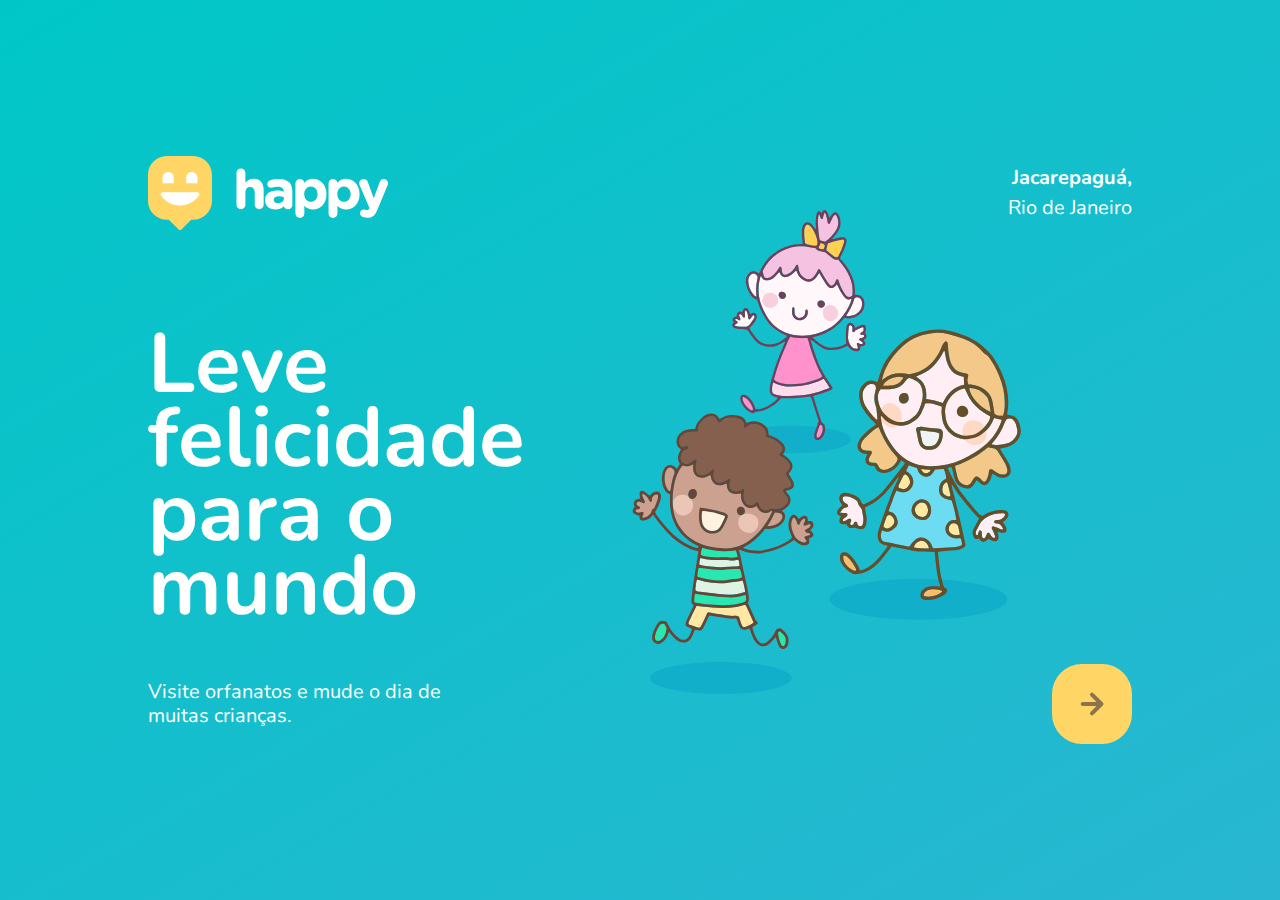
<file: index.html>
<!DOCTYPE html>
<html lang="pt-br">
    <head>
        <meta charset="UTF-8">
        <meta name="viewport" content="width=device-width, initial-scale=1.0">
        <title>Happy</title>

        <link rel="icon" href="./public/images/logo-icon.png">
        
        <link rel="stylesheet" href="./public/css/main.css">
        <link rel="stylesheet" href="./public/css/animations.css">
        <link rel="stylesheet" href="./public/css/page-landing.css">

        <link href="https://fonts.googleapis.com/css2?family=Nunito:wght@400;600;800&display=swap" rel="stylesheet">
    </head>
    <body>
       <div id="page-landing">
            <div id="container">
                <header>
                    <img class="animate-up" id="logo" src="./public/images/logo.svg" alt="Logomarca de Happy">
        
                    <div class="location animate-up">
                        <strong>Jacarepaguá,</strong>
                        <p>Rio de Janeiro</p>
                    </div>
                </header>
                <main>
                    <h1 class="animate-up">Leve felicidade para o mundo</h1>
        
                    <section class="visit">
                        <p class="animate-up">Visite orfanatos e mude o dia de muitas crianças.</p>
        
                        <a href="#" title="Visite orfanatos" class="animate-up">
                            <img src="./public/images/arrow.svg" alt="Ir para o mapa">
                        </a>
                    </section>
                </main>
            </div>
       </div>
    </body>
</html>
</file>
<file: public/css/main.css>
* {
    margin: 0;
    padding: 0;
    box-sizing: border-box;
}

body {
    height: 100vh;
    color: #ffffff;
}

:root {
    font-size: 62.5%;
}

body, input, button, textarea {
    font: 400 1.6rem/1 'Nunito', sans-serif;
}
</file>
<file: public/css/animations.css>
@keyframes up {
    from {
        opacity: 0;
        transform: translateY(16px);
    }

    to {
        opacity: 1;
        transform: translateY(0);
    }
}

@keyframes right {
    from {
        transform: translateX(-100%);
    }
    to {
        transform: translateX(0);
    }
}

.animate-up {
    animation: up;
    animation-duration: 300ms;
    animation-fill-mode: backwards;
}

.animate-right {
    animation-name: right;
    animation-duration: 300ms;
}
</file>
<file: public/css/page-landing.css>
#page-landing {
    background: linear-gradient(329.54deg, #29b6d1 0%, #00c7c7 100%);

    text-align: center;
    min-height: 100vh;

    display: flex;
}

#container {
    margin: auto;

    width: min(80%, 112rem);
}

.location, h1, .visit p {
    height: 16vh;
}

#logo {
    animation-delay: 50ms;
}

.location {
    animation-delay: 100ms;
}

main h1 {
    animation-delay: 150ms;
    font-size: clamp(4rem, 7vw, 8.4rem);
}

.visit a {
    width: 8rem;
    height: 8rem;
    background: #ffd666;

    border: none;
    border-radius: 3rem;

    display: flex;
    align-items: center;
    justify-content: center;
    margin: auto;

    transition: background .2s;
    animation-delay: 250ms;
}

.visit a:hover {
    background: #69feff;
}

.visit p {
    animation-delay: 200ms;
}


/*desktop version*/
@media (min-width: 760px) {
    #container {
        padding: 5rem 2rem;
        background: url("../images/bg.svg") no-repeat 80% / clamp(30rem, 35vw, 40rem);
    }

    header {
        display: flex;
        align-items: center;
        justify-content: space-between;
    }
    
    .location, h1, .visit p {
        height: initial;
        text-align: initial;
        line-height: 1.5;
    }

    .location {
        text-align: right;
        font-size: 2.0rem;
    }

    main h1 {
        font-weight: bold;
        line-height: .88;

        margin: clamp(10%, 9vh, 12%) 0 4rem;

        width: min(300px, 80%);
    }

    .visit {
        display: flex;
        align-items: center;
        justify-content: space-between;

    }
    .visit p {
        font-size: 2.0rem;
        line-height: 1.2;
        width: clamp(20rem, 225vw, 30rem);
    }

    .visit a {
        margin: initial;
    }
}
</file>
